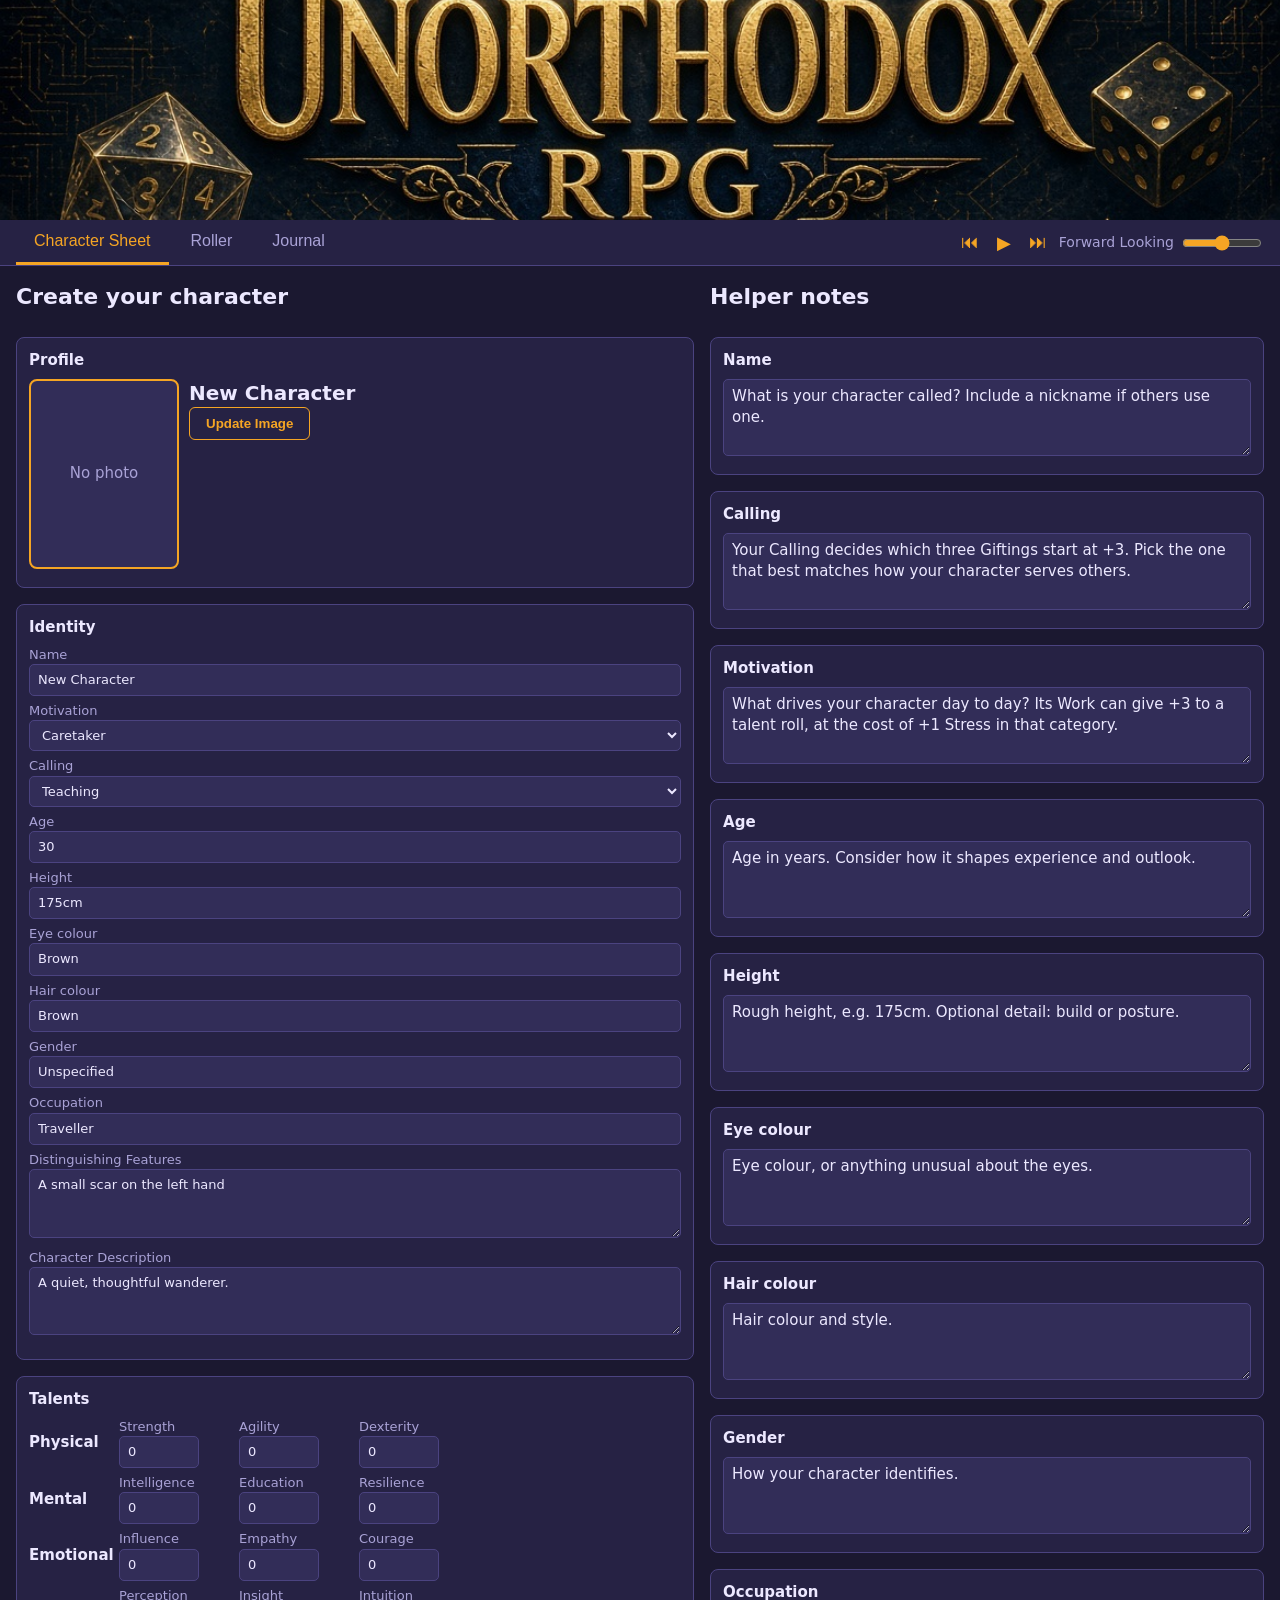
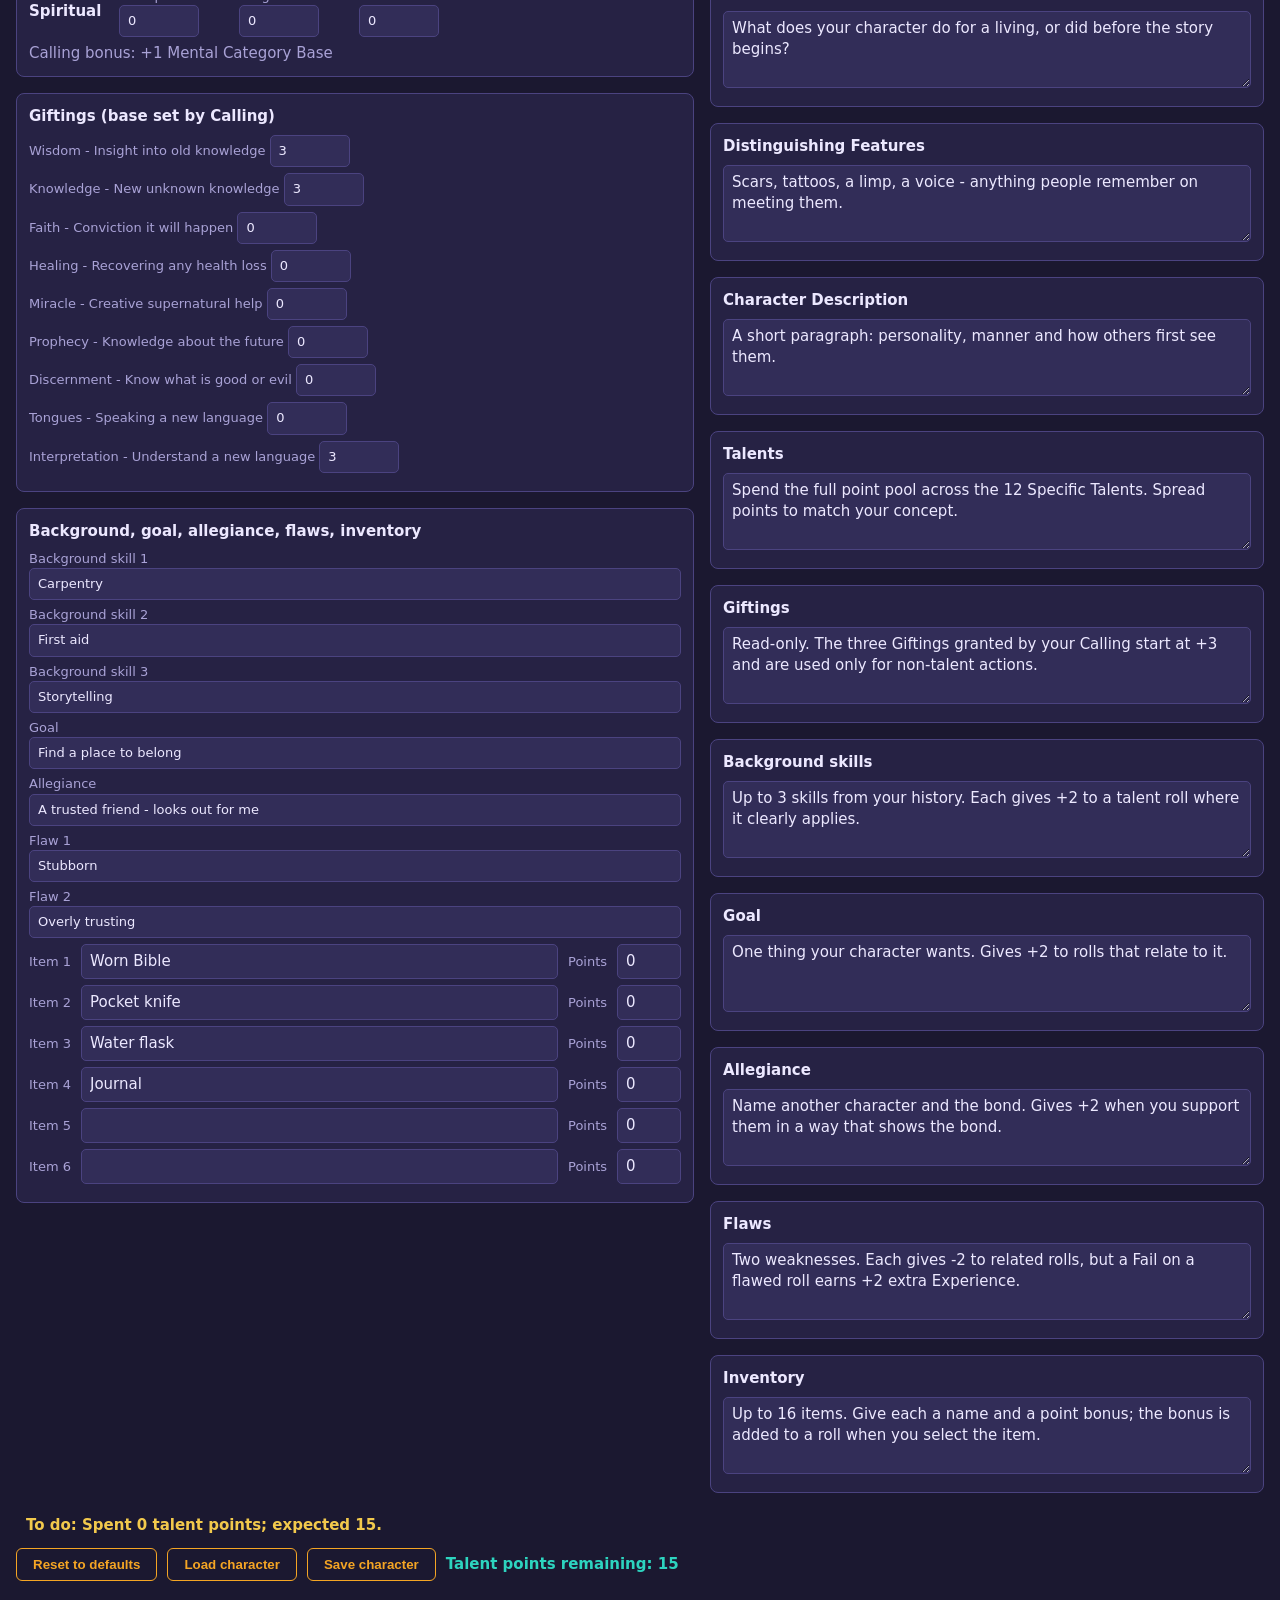
<file: index.html>
<!DOCTYPE html>
<html lang="en">
<head>
<meta charset="utf-8">
<meta name="viewport" content="width=device-width, initial-scale=1">
<title>Unorthodox RPG</title>
<link rel="stylesheet" href="style.css">
</head>
<body>
<header>
  <img src="title.jpg" alt="Unorthodox" class="banner">
  <nav>
    <button id="tab-create" class="tab active">Character Sheet</button>
    <button id="tab-roll" class="tab">Roller</button>
    <button id="tab-journal" class="tab">Journal</button>
    <div id="music" class="music" hidden>
      <button id="m-prev" title="Previous track">⏮</button>
      <button id="m-play" title="Play music">▶</button>
      <button id="m-next" title="Next track">⏭</button>
      <span id="m-title" class="m-title">Music</span>
      <input id="m-vol" type="range" min="0" max="100" value="50" title="Music volume">
    </div>
  </nav>
</header>
<main>
  <section id="page-create"></section>
  <section id="page-roll" hidden></section>
  <section id="page-journal" hidden></section>
</main>
<div id="toast" hidden></div>
<script src="rules.js"></script>
<script src="help.js"></script>
<script src="app.js"></script>
<script src="tracks.js"></script>
<script src="music.js"></script>
</body>
</html>
</file>
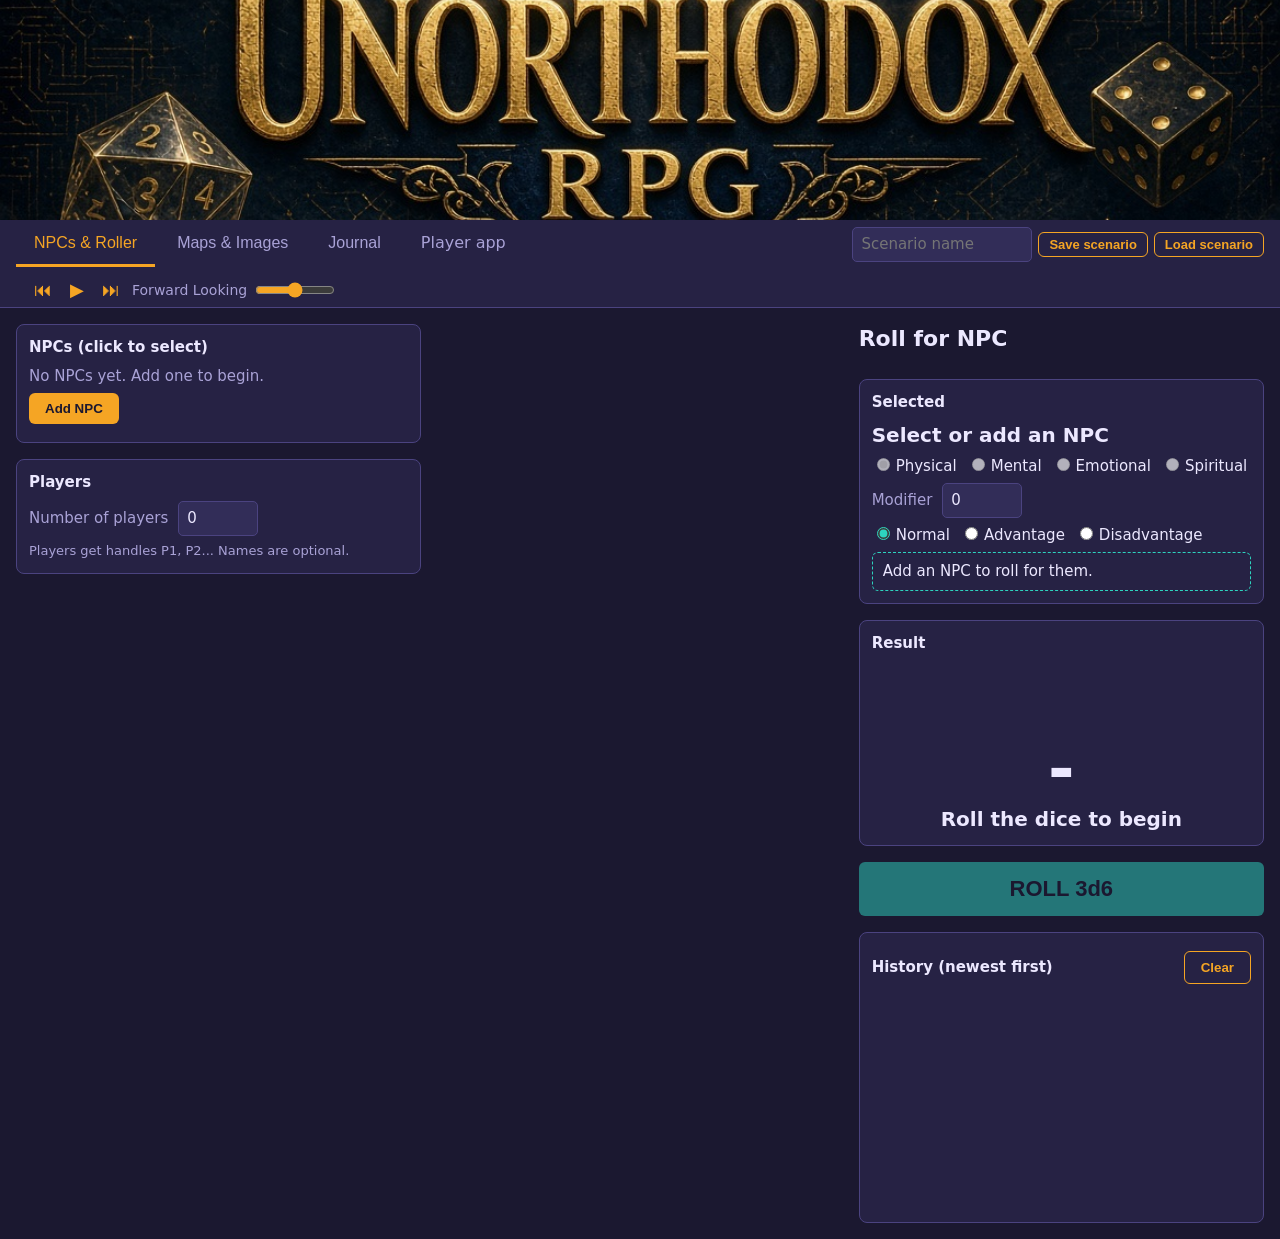
<file: storyteller.html>
<!DOCTYPE html>
<html lang="en">
<head>
<meta charset="utf-8">
<meta name="viewport" content="width=device-width, initial-scale=1">
<title>Unorthodox RPG - Storyteller</title>
<link rel="stylesheet" href="style.css?v=7">
</head>
<body>
<header>
  <img src="title.jpg" alt="Unorthodox" class="banner">
  <nav>
    <button id="tab-encounter" class="tab active">NPCs &amp; Roller</button>
    <button id="tab-assets" class="tab">Maps &amp; Images</button>
    <button id="tab-journal" class="tab">Journal</button>
    <a class="tab navlink" href="index.html">Player app</a>
    <div class="scenario">
      <input id="s-name" type="text" placeholder="Scenario name" aria-label="Scenario name">
      <button id="s-save" class="btn outline" title="Save everything to one scenario file">Save scenario</button>
      <button id="s-load" class="btn outline" title="Load a scenario file">Load scenario</button>
    </div>
    <div id="music" class="music" hidden>
      <button id="m-prev" title="Previous track">⏮</button>
      <button id="m-play" title="Play music">▶</button>
      <button id="m-next" title="Next track">⏭</button>
      <span id="m-title" class="m-title">Music</span>
      <input id="m-vol" type="range" min="0" max="100" value="50" title="Music volume">
    </div>
  </nav>
</header>
<main>
  <section id="page-encounter"></section>
  <section id="page-assets" hidden></section>
  <section id="page-journal" hidden></section>
</main>
<div id="present" hidden></div>
<div id="toast" hidden></div>
<script src="rules.js"></script>
<script src="storyteller.js?v=7"></script>
<script src="tracks.js"></script>
<script src="music.js"></script>
</body>
</html>
</file>
<file: style.css>
:root {
  --bg: #1b1830; --panel: #262244; --field: #322d58; --border: #4b4380; --text: #ece8ff;
  --muted: #a9a2d6; --accent: #f5a524; --teal: #2dd4bf; --good: #5eead4; --warn: #fda4af;
  --profound: #c084fc;
}
* { box-sizing: border-box; }
body { margin: 0; background: var(--bg); color: var(--text); font: 15px/1.4 system-ui, sans-serif; }
.banner { display: block; width: 100%; max-height: 220px; object-fit: cover; }
nav { display: flex; gap: 4px; padding: 0 16px; border-bottom: 1px solid var(--border); background: var(--panel); }
.tab { background: none; border: none; color: var(--muted); padding: 12px 18px; font-size: 16px; cursor: pointer;
  border-bottom: 3px solid transparent; }
.tab.active { color: var(--accent); border-bottom-color: var(--accent); }
.music { margin-left: auto; display: flex; align-items: center; gap: 6px; color: var(--muted); }
.music button { background: none; border: none; color: var(--accent); font-size: 18px; cursor: pointer; padding: 4px 6px; }
.m-title { max-width: 160px; overflow: hidden; text-overflow: ellipsis; white-space: nowrap; font-size: 14px; }
.music input { width: 80px; accent-color: var(--accent); }
.cols { display: flex; flex-wrap: wrap; gap: 16px; padding: 16px; align-items: flex-start; }
.col { display: flex; flex-direction: column; gap: 16px; flex: 1 1 340px; min-width: 0; }
.col.wide { flex: 1.3 1 400px; }
.journal-header { display: flex; flex-wrap: wrap; align-items: center; gap: 8px; margin-bottom: 8px; }
.journal-header h3 { margin: 0; }
.row.journal-actions { justify-content: flex-end; margin: 0 0 0 auto; }
.jlist { display: flex; flex-direction: column; gap: 4px; max-height: 560px; overflow-y: auto; }
button.jentry { display: flex; flex-direction: column; align-items: flex-start; text-align: left; background: var(--field); color: var(--text);
  border: 1px solid var(--border); border-radius: 5px; padding: 6px 10px; font: inherit; cursor: pointer; }
button.jentry:hover { border-color: var(--teal); }
button.jentry.sel { border-color: var(--teal); background: var(--panel); }
#page-journal textarea { resize: vertical; margin-top: 8px; }
#page-journal input[type=text] { margin-top: 6px; }
.card { background: var(--panel); border: 1px solid var(--border); border-radius: 8px; padding: 12px; }
.card > h3, h2 { margin: 0 0 8px; }
h2 { font-size: 22px; }
h3 { font-size: 15px; }
.muted { color: var(--muted); }
.small { font-size: 13px; }
label.f, div.f { display: block; margin: 6px 0; font-size: 13px; color: var(--muted); }
#tip { position: fixed; z-index: 1000; max-width: 340px; max-height: 70vh; overflow-y: auto; background: var(--panel); color: var(--text);
  border: 1px solid var(--teal); border-radius: 8px; padding: 8px 12px; font-size: 13px; line-height: 1.4; box-shadow: 0 6px 20px rgba(0,0,0,.5); }
#tip b { color: var(--teal); display: block; margin-bottom: 2px; }
#tip p { margin: 6px 0 0; }
#tip ul { margin: 6px 0 0; padding-left: 18px; }
#tip .tip-more { display: inline-block; margin-top: 4px; color: var(--teal); }
.dd { position: relative; }
.dd-btn { width: 100%; display: flex; justify-content: space-between; align-items: center; background: var(--field); color: var(--text);
  border: 1px solid var(--border); border-radius: 5px; padding: 6px 8px; font: inherit; cursor: pointer; }
.dd-btn:disabled { opacity: .5; cursor: default; }
.dd-list { position: absolute; z-index: 900; left: 0; right: 0; top: 100%; margin-top: 2px; background: var(--field); border: 1px solid var(--teal);
  border-radius: 5px; max-height: 280px; overflow-y: auto; }
.dd-item { padding: 6px 8px; cursor: pointer; color: var(--text); }
.dd-item:hover, .dd-item:focus { background: var(--teal); color: var(--bg); outline: none; }
.dd-item.sel { font-weight: bold; }
input, select, textarea { width: 100%; background: var(--field); color: var(--text); border: 1px solid var(--border);
  border-radius: 5px; padding: 6px 8px; font: inherit; }
input:focus, select:focus, textarea:focus { outline: none; border-color: var(--teal); }
input[type=checkbox], input[type=radio] { width: auto; accent-color: var(--teal); margin-right: 6px; }
input[type=number] { width: 80px; }
.row { display: flex; align-items: center; gap: 10px; flex-wrap: wrap; margin: 6px 0; }
.row > label.f { margin: 0; }
.row.talents label.f { width: 90px; }
.cat { width: 90px; font-weight: bold; }
button.btn { background: var(--accent); color: var(--bg); border: none; border-radius: 6px; padding: 8px 16px;
  font-weight: bold; cursor: pointer; }
button.btn:hover { filter: brightness(1.1); }
button.btn.outline { background: none; color: var(--accent); border: 1px solid var(--accent); }
button.btn:disabled { opacity: .5; cursor: default; }
button.roll { width: 100%; font-size: 22px; padding: 14px; background: var(--teal); }
.status { font-weight: bold; padding: 6px 10px; }
.photo { width: 150px; height: 190px; object-fit: cover; border: 2px solid var(--accent); border-radius: 8px; }
.photo-empty { width: 150px; height: 190px; display: flex; align-items: center; justify-content: center;
  border: 2px solid var(--accent); border-radius: 8px; background: var(--field); color: var(--muted); }
.bar { height: 4px; border-radius: 2px; background: var(--teal); min-width: 2px; }
.barrow { display: flex; align-items: center; gap: 8px; font-size: 12px; color: var(--muted); }
.barrow span:first-child { width: 72px; }
.barwrap { flex: 1; }
.dice { display: flex; gap: 8px; justify-content: center; min-height: 72px; flex-wrap: wrap; }
.die { width: 64px; height: 64px; border-radius: 10px; background: var(--field); border: 2px solid var(--border);
  font-size: 30px; font-weight: 700; display: flex; align-items: center; justify-content: center; }
.die.dropped { opacity: .35; text-decoration: line-through; }
.center { text-align: center; }
.total { font-size: 64px; font-weight: 800; line-height: 1.1; }
.outcome { font-size: 20px; font-weight: bold; }
.preview { background: var(--panel); border: 1px dashed var(--teal); border-radius: 6px; padding: 8px 10px; }
.history { height: 220px; overflow-y: auto; font-size: 13px; }
.history .entry { padding: 4px 0; border-bottom: 1px solid var(--border); }
.tgrid { display: grid; grid-template-columns: 1fr 70px 72px 64px; gap: 2px 6px; align-items: center; margin-top: 10px; }
.tgrid .th { text-align: center; color: var(--muted); font-size: 13px; }
.tgrid .band { display: flex; align-items: center; justify-content: center; padding: 4px 0; color: var(--bg); }
.tgrid .band.first { justify-content: flex-start; padding-left: 8px; border-radius: 5px 0 0 5px; }
.tgrid .band.last { border-radius: 0 5px 5px 0; }
.tgrid .band input { width: 100%; padding: 3px 4px; }
.tgrid .tval { text-align: center; }
.pen { color: #ff4d4d; }
button.talent { text-align: left; background: none; color: var(--text); border: 1px solid transparent; border-radius: 4px;
  padding: 3px 6px 3px 18px; font: inherit; cursor: pointer; }
button.talent:hover { border-color: var(--teal); background: var(--field); }
button.talent.sel { background: var(--teal); color: var(--bg); font-weight: bold; }
.disabled { opacity: .4; }
#toast { position: fixed; bottom: 20px; left: 50%; transform: translateX(-50%); background: var(--panel);
  border: 1px solid var(--accent); padding: 10px 18px; border-radius: 8px; }
[hidden] { display: none !important; }
.row.talents label.f { width: 110px; }
.row.talents .cat { width: 80px; }
input.upg { width: 100%; }
.row.inv input[type=text] { flex: 1; min-width: 120px; }
.row.inv input.invpts { width: 64px; }
.rg label { display: block; margin: 3px 0; font-size: 14px; }
.mh { margin-top: 12px; font-size: 15px; font-weight: bold; }
.tgrid .th { margin-top: 6px; }
.xpavail { color: #6fcf97; font-weight: bold; }
nav { flex-wrap: wrap; align-items: center; }
.tab { white-space: nowrap; }
a.navlink { text-decoration: none; display: inline-block; }
button.btn.step { padding: 2px 12px; font-size: 18px; line-height: 1.2; }
.scenario { margin-left: auto; display: flex; align-items: center; gap: 6px; }
.scenario input { width: 180px; }
.scenario .btn { padding: 4px 10px; font-size: 13px; }
.scenario + .music { margin-left: 12px; }
.alist { display: flex; flex-direction: column; gap: 4px; max-height: 560px; overflow-y: auto; }
button.aitem { flex-direction: row; align-items: center; gap: 8px; }
button.aitem img { width: 56px; height: 40px; object-fit: cover; border-radius: 3px; }
.aprev { max-width: 100%; max-height: 360px; object-fit: contain; border-radius: 6px; background: #000; }
#present { position: fixed; inset: 0; z-index: 2000; background: #000; display: grid; grid-template-columns: minmax(0, 1fr) 300px; grid-template-rows: minmax(0, 1fr) auto;
  --stage-w: calc(100vw - 300px); --bar-h: 96px; }
#present [hidden] { display: none !important; }
#present.nopanel { grid-template-columns: minmax(0, 1fr); --stage-w: 100vw; }
.pstage { grid-column: 1; grid-row: 1; min-width: 0; min-height: 0; position: relative; display: flex; align-items: center; justify-content: center; }
.pwrap { position: relative; line-height: 0; cursor: default; }
.pwrap img { display: block; max-width: var(--stage-w); max-height: calc(100vh - var(--bar-h)); user-select: none; }
#present.nopanel .pwrap img { max-height: 100vh; }
.pcap { position: absolute; left: 0; right: 0; bottom: 0; z-index: 5; padding: 14px 24px; background: rgba(0,0,0,.7); color: #fff; font-size: 20px; white-space: pre-wrap; pointer-events: none; }
.pfog { position: absolute; inset: 0; width: 100%; height: 100%; z-index: 3; pointer-events: none; }
#present .pfog { opacity: .65; }
.pfog-input { position: absolute; inset: 0; z-index: 4; cursor: crosshair; touch-action: none; }
.pfog-preview { position: absolute; border: 2px dashed #fff; background: rgba(255,255,255,.2); pointer-events: none; }
.player-view { overflow: hidden; background: #000; color: #fff; }
.player-view .pstage { width: 100vw; height: 100vh; cursor: default; }
.player-view .pwrap img { max-width: 100vw; max-height: 100vh; }
.player-view .ptoken { pointer-events: none; cursor: default; }
.ptokens { position: absolute; inset: 0; pointer-events: none; }
.ptoken { position: absolute; transform: translate(-50%, -50%); display: flex; flex-direction: column; align-items: center; pointer-events: auto;
  cursor: grab; touch-action: none; user-select: none; line-height: 1.2; }
.ptoken:active { cursor: grabbing; }
.pdot { width: 38px; height: 38px; border-radius: 50%; background: var(--c); color: var(--t); border: 2px solid #fff; display: flex; align-items: center;
  justify-content: center; font: 700 13px/1 system-ui, sans-serif; box-shadow: 0 2px 6px rgba(0,0,0,.6); }
.ptoken.dead .pdot { background: none; border: none; box-shadow: none; color: var(--c); font-size: 36px; text-shadow: 0 0 3px #000, 0 0 3px #000, 0 0 5px #000; }
.plab { margin-top: 2px; padding: 1px 7px; background: rgba(0,0,0,.72); color: #fff; border-radius: 8px; font: 600 12px/1.3 system-ui, sans-serif; white-space: nowrap; }
.ptoken.hl { z-index: 2; filter: drop-shadow(0 0 5px var(--accent)) drop-shadow(0 0 8px var(--accent)); }
.ptoken.hl:not(.dead) .pdot { box-shadow: 0 0 0 4px var(--accent); }
#present.nopanel .ptoken.hl { filter: none; }
#present.nopanel .ptoken.hl:not(.dead) .pdot { box-shadow: 0 2px 6px rgba(0,0,0,.6); }
.ppanel { grid-column: 2; grid-row: 1 / span 2; width: 300px; overflow-y: auto; background: var(--panel); border-left: 1px solid var(--border); padding: 10px 12px; color: var(--text); }
.pbar { grid-column: 1; grid-row: 2; height: var(--bar-h); background: var(--panel); border-top: 1px solid var(--border); color: var(--text); display: flex; flex-direction: column; min-width: 0; }
.pgrip { flex: none; height: 8px; cursor: ns-resize; touch-action: none; background: repeating-linear-gradient(90deg, var(--border) 0 24px, transparent 24px 30px); opacity: .7; }
.pgrip:hover { opacity: 1; }
.prowbar { flex: 1; min-height: 0; display: flex; align-items: flex-start; gap: 8px; padding: 4px 10px; overflow: hidden; }
.pbarmain { flex: 1; min-width: 0; height: 100%; overflow-y: auto; }
.pbar.collapsed .pbarmain { display: none; }
.pbody { display: flex; flex-wrap: wrap; align-items: center; gap: 6px 10px; }
.pbody select, .pbody input[type=number] { width: auto; padding: 3px 6px; }
.pbody input[type=number] { width: 56px; }
.pwho { color: var(--accent); }
.pres { display: inline-flex; align-items: center; gap: 4px; }
.pdie { display: inline-flex; align-items: center; justify-content: center; width: 24px; height: 24px; background: #fff; color: #111; border-radius: 4px; font-weight: 700; }
.pdie.dropped { opacity: .35; text-decoration: line-through; }
.ptotal { font-size: 20px; margin-left: 4px; }
.pstress { display: inline-flex; flex-wrap: wrap; align-items: center; gap: 4px 12px; }
.pstat { display: inline-flex; align-items: center; gap: 3px; }
.pval { min-width: 18px; text-align: center; }
.pstat input[type=number] { width: 52px; }
.ppanel h4 { margin: 14px 0 4px; color: var(--accent); }
.sr-only { position: absolute; width: 1px; height: 1px; padding: 0; margin: -1px; overflow: hidden; clip: rect(0, 0, 0, 0); white-space: nowrap; border: 0; }
.preopen { position: absolute; right: 10px; top: 10px; opacity: .35; }
.preopen:hover { opacity: 1; }
button.btn.small { padding: 3px 9px; font-size: 13px; }
.plabel { flex: 1; min-width: 0; overflow: hidden; text-overflow: ellipsis; white-space: nowrap; }
.pitem { position: relative; }
.pitem.drop-before::before, .pitem.drop-after::after { content: ""; display: block; position: absolute; left: 0; right: 0; height: 3px; background: var(--accent); }
.pitem.drop-before::before { top: -1px; }
.pitem.drop-after::after { bottom: -1px; }
.pitemrow { display: flex; align-items: center; gap: 3px; }
.pdrag { cursor: grab; padding: 5px 3px; color: var(--muted); user-select: none; }
.pdrag:active { cursor: grabbing; }
.ptype { font-size: 11px; color: var(--muted); }
button.pmove { flex: none; padding: 4px 2px; border: 0; background: transparent; color: var(--text); cursor: pointer; }
button.pmove:disabled { opacity: .3; cursor: default; }
button.prow { display: flex; align-items: center; gap: 6px; flex: 1; min-width: 0; text-align: left; background: var(--field); color: var(--text);
  border: 1px solid var(--border); border-radius: 5px; padding: 5px 8px; margin: 2px 0; font: inherit; cursor: pointer; }
button.prow:hover { border-color: var(--teal); }
button.prow.sel { border-color: var(--accent); background: var(--bg); }
.psw { width: 20px; height: 20px; border-radius: 50%; background: var(--c); border: 2px solid #fff; flex: none; display: inline-flex; align-items: center;
  justify-content: center; font-size: 15px; color: var(--c); }
.psw.x { background: none; border: none; font-size: 20px; }
.pctl { padding: 4px 4px 8px 28px; }
.pcols { display: flex; flex-wrap: wrap; gap: 6px; margin-bottom: 6px; }
button.pcol { width: 24px; height: 24px; border-radius: 50%; border: 2px solid var(--border); padding: 0; cursor: pointer; color: var(--text); font-size: 15px; line-height: 1; }
button.pcol.cur { border-color: #fff; box-shadow: 0 0 0 2px var(--accent); }
button.pcross { background: var(--field); }
</file>
